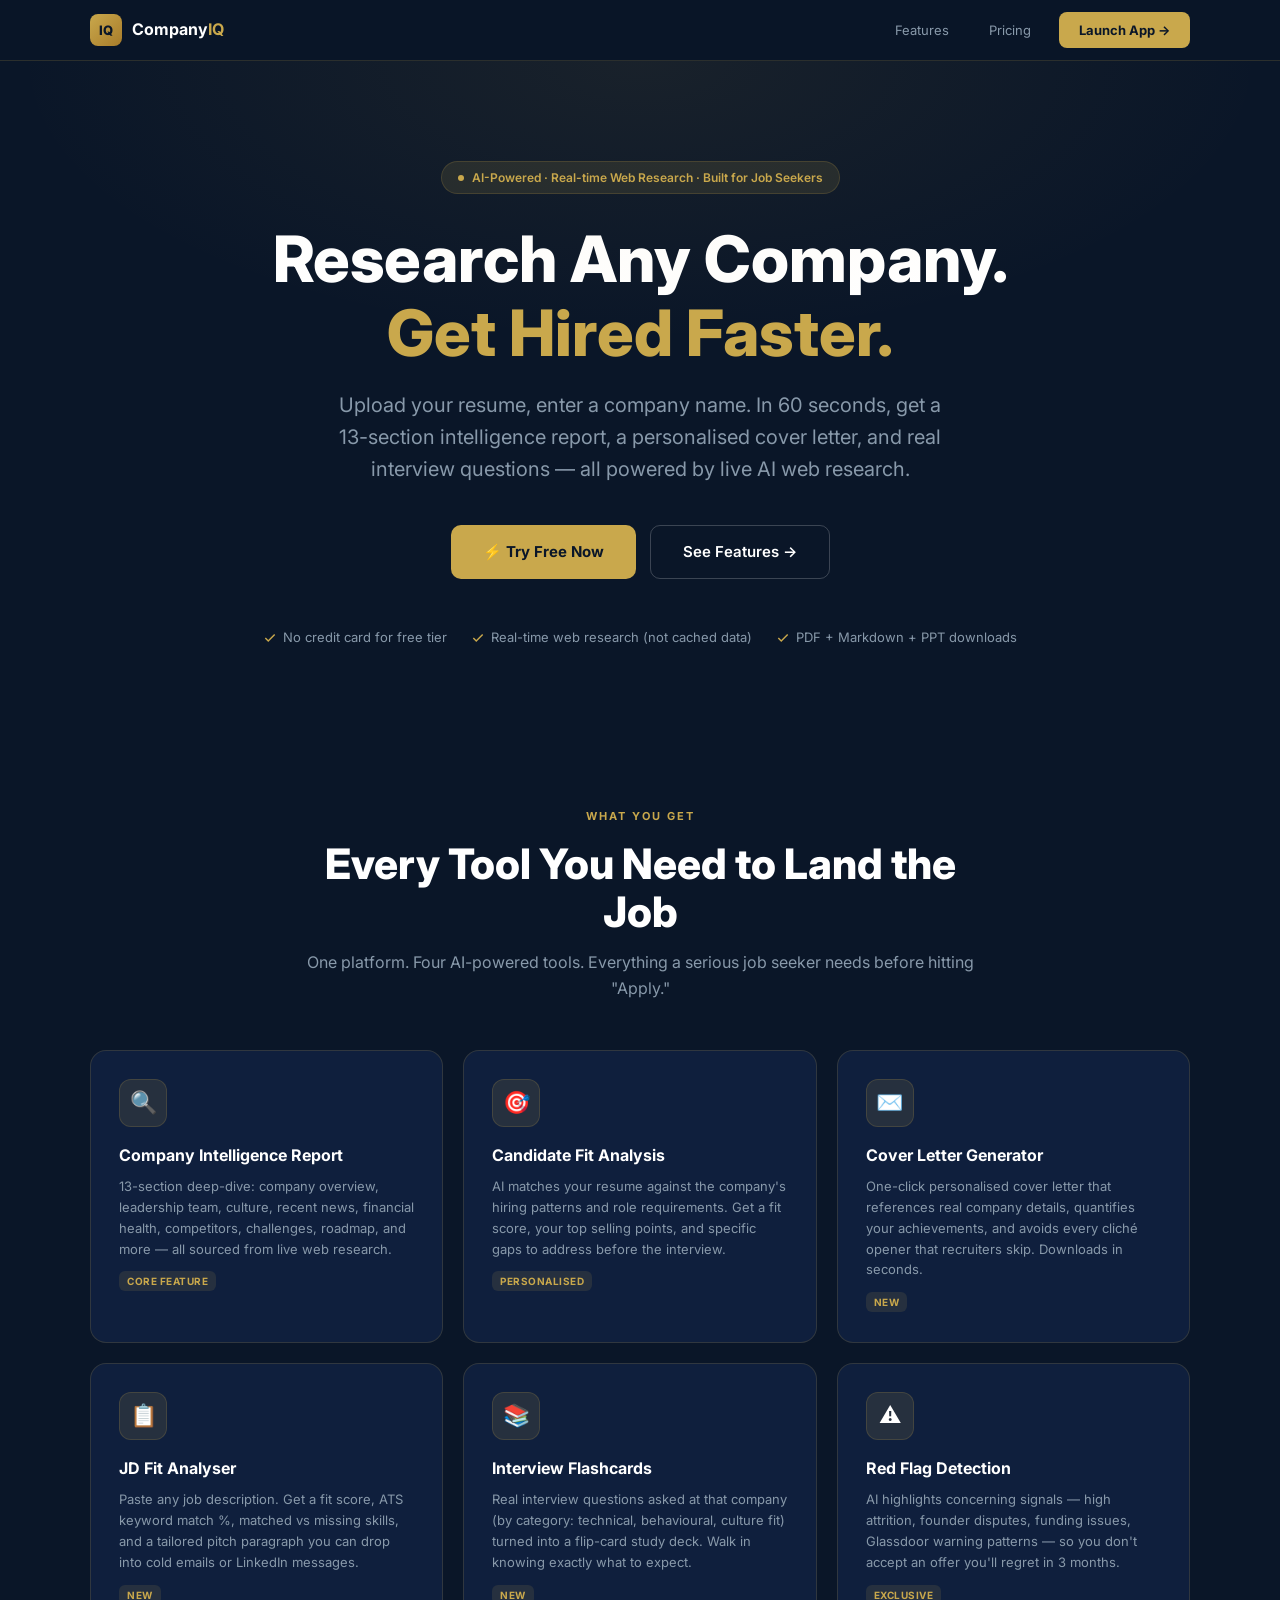
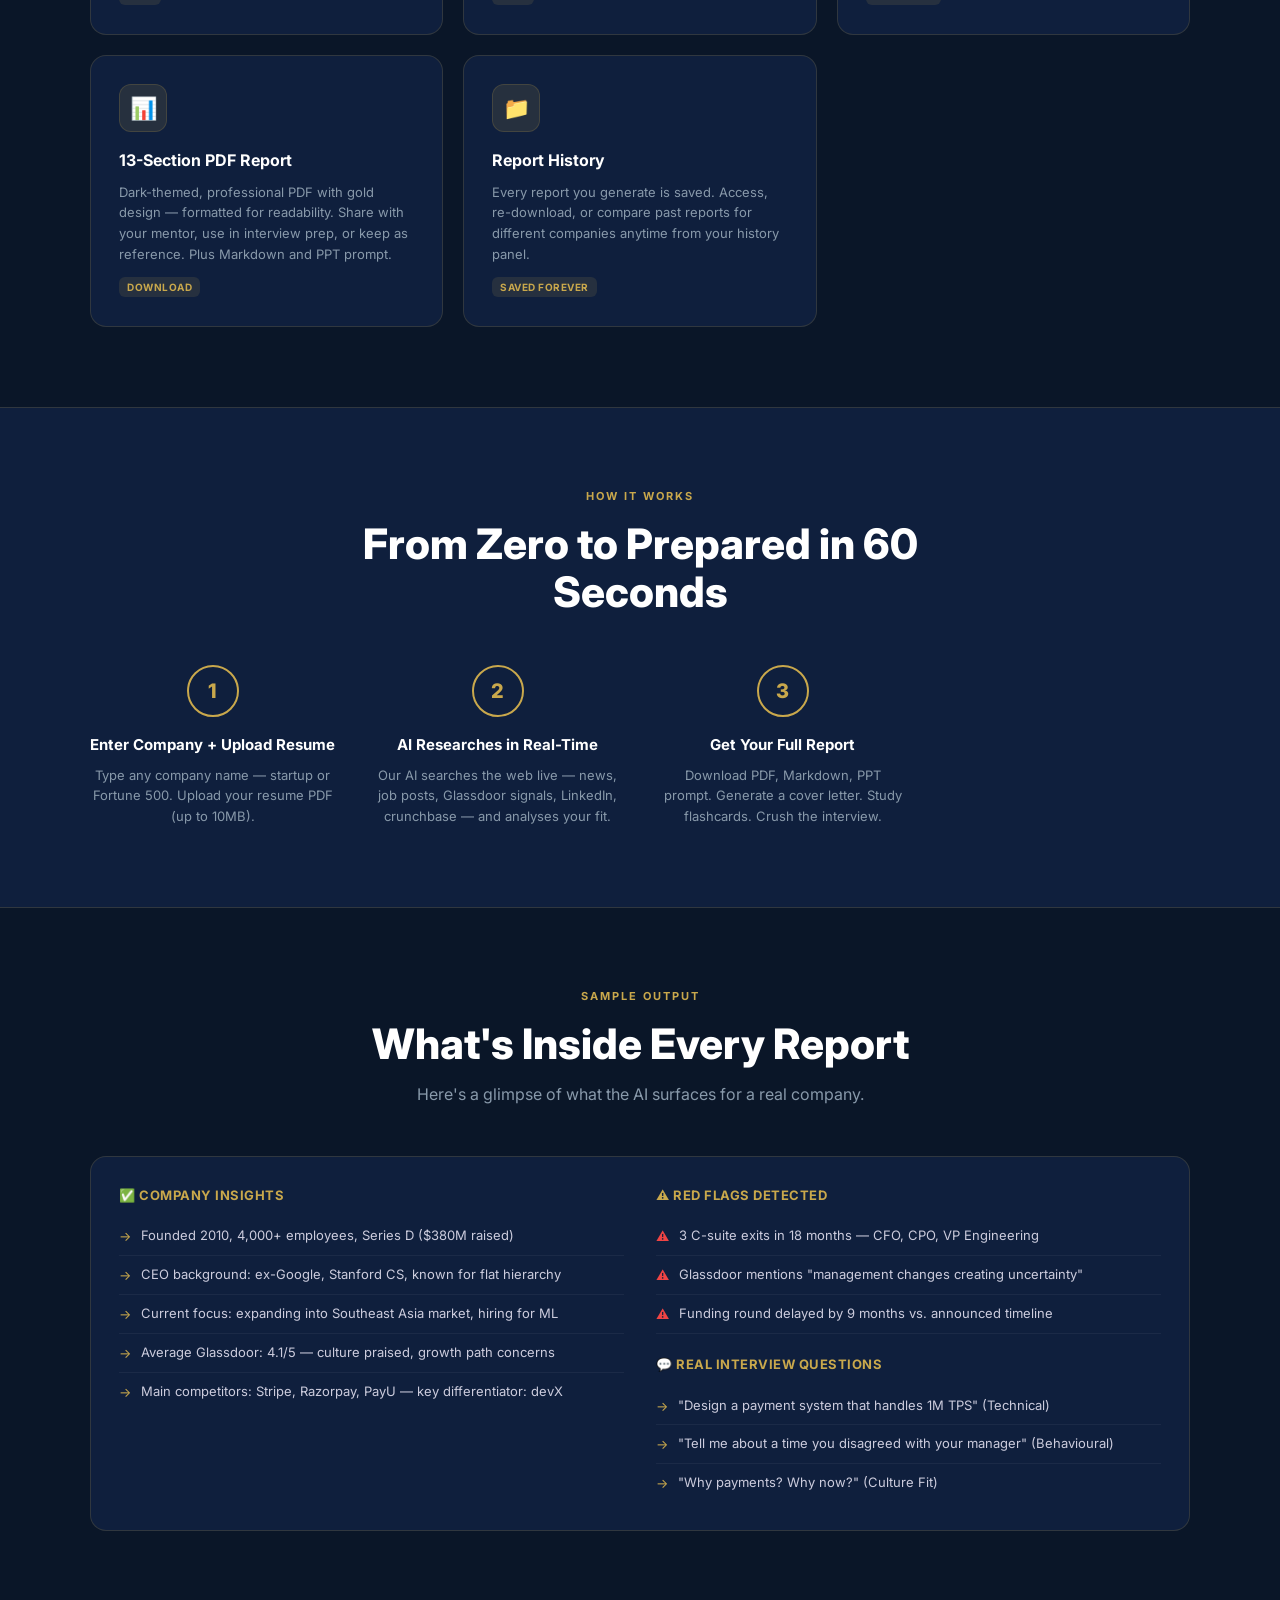
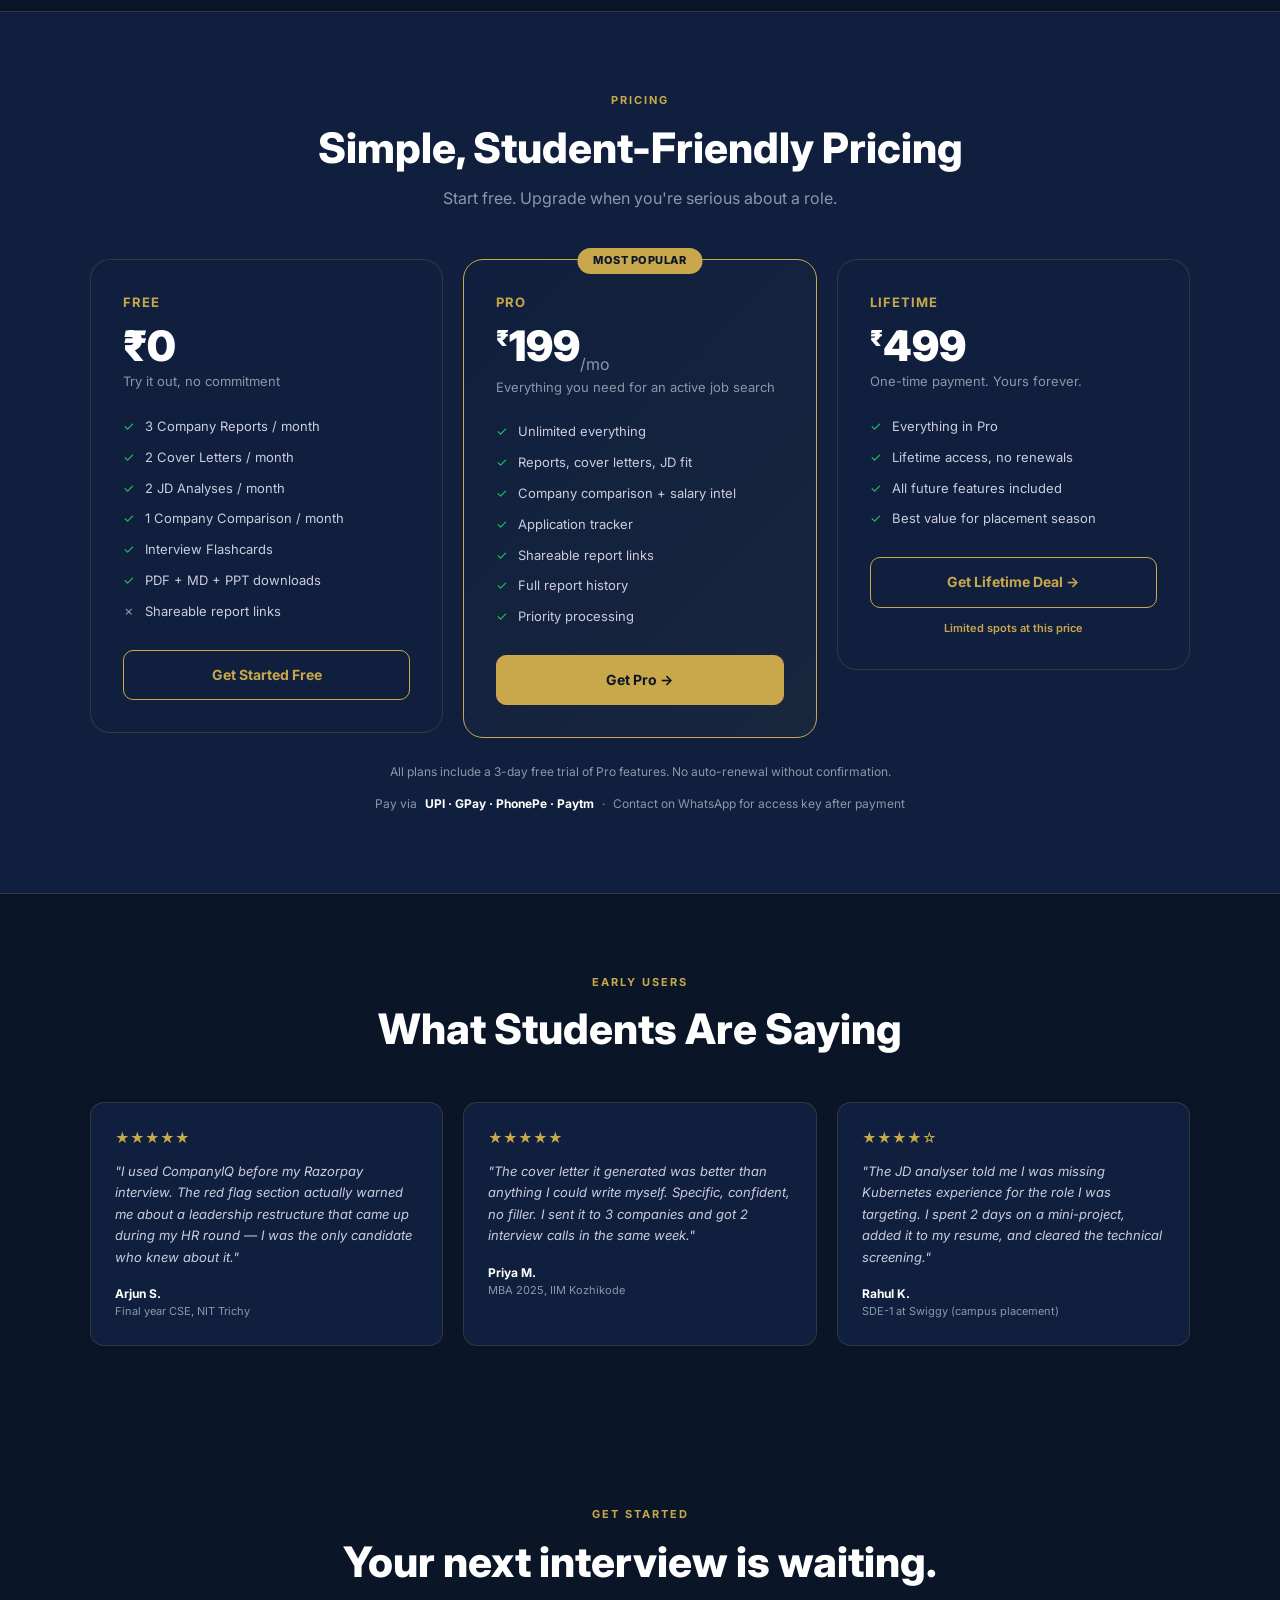
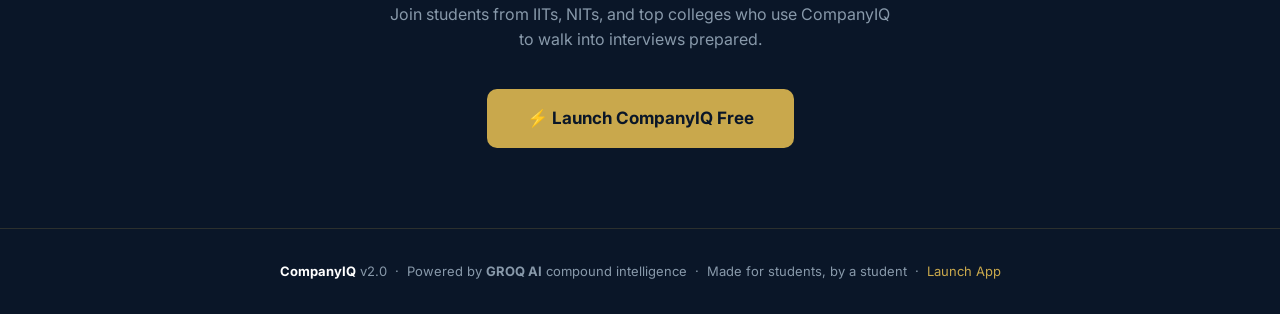
<file: frontend/landing.html>
<!DOCTYPE html>
<html lang="en">
<head>
  <meta charset="UTF-8" />
  <meta name="viewport" content="width=device-width, initial-scale=1.0" />
  <title>CompanyIQ — The AI Career Intelligence Tool</title>
  <link rel="preconnect" href="https://fonts.googleapis.com" crossorigin />
  <link href="https://fonts.googleapis.com/css2?family=Inter:wght@300;400;500;600;700;800;900&display=swap" rel="stylesheet" media="print" onload="this.media='all'" />
  <style>
    *, *::before, *::after { box-sizing: border-box; margin: 0; padding: 0; }

    :root {
      --navy:      #0A1628;
      --navy-2:    #0f1f3d;
      --navy-3:    #162040;
      --gold:      #C9A84C;
      --gold-soft: rgba(201,168,76,0.12);
      --gold-glow: rgba(201,168,76,0.25);
      --white:     #FFFFFF;
      --gray:      #8899aa;
      --border:    rgba(201,168,76,0.18);
      --red:       #ef4444;
      --green:     #22c55e;
    }

    body {
      font-family: 'Inter', -apple-system, sans-serif;
      background: var(--navy);
      color: var(--white);
      line-height: 1.6;
      overflow-x: hidden;
    }

    /* ── NAV ── */
    nav {
      position: sticky; top: 0; z-index: 100;
      background: rgba(10,22,40,0.92);
      backdrop-filter: blur(14px);
      border-bottom: 1px solid var(--border);
      padding: 0 24px;
    }
    .nav-inner {
      max-width: 1100px; margin: 0 auto;
      display: flex; align-items: center; gap: 16px;
      height: 60px;
    }
    .nav-logo { display: flex; align-items: center; gap: 10px; text-decoration: none; }
    .nav-badge {
      width: 32px; height: 32px; border-radius: 8px;
      background: linear-gradient(135deg, var(--gold), #a87c2a);
      display: flex; align-items: center; justify-content: center;
      font-weight: 800; font-size: 13px; color: var(--navy);
    }
    .nav-name { font-size: 16px; font-weight: 700; color: var(--white); }
    .nav-name strong { color: var(--gold); }
    .nav-spacer { flex: 1; }
    .nav-link { font-size: 13px; color: var(--gray); text-decoration: none; padding: 6px 12px; transition: color 0.15s; }
    .nav-link:hover { color: var(--white); }
    .nav-cta {
      background: var(--gold); color: var(--navy); border: none;
      padding: 8px 20px; border-radius: 8px; font-size: 13px; font-weight: 700;
      cursor: pointer; text-decoration: none; transition: opacity 0.15s;
    }
    .nav-cta:hover { opacity: 0.88; }

    /* ── SECTIONS ── */
    section { padding: 80px 24px; }
    .container { max-width: 1100px; margin: 0 auto; }
    .section-label {
      font-size: 11px; font-weight: 700; letter-spacing: 2px; text-transform: uppercase;
      color: var(--gold); margin-bottom: 14px;
    }
    h1, h2 { font-weight: 800; line-height: 1.15; }
    h1 { font-size: clamp(36px, 6vw, 64px); }
    h2 { font-size: clamp(28px, 4vw, 42px); }

    /* ── HERO ── */
    .hero { padding: 100px 24px 80px; text-align: center; position: relative; }
    .hero::before {
      content: '';
      position: absolute; inset: 0;
      background: radial-gradient(ellipse 70% 60% at 50% 0%, rgba(201,168,76,0.08) 0%, transparent 70%);
      pointer-events: none;
    }
    .hero-badge {
      display: inline-flex; align-items: center; gap: 8px;
      background: var(--gold-soft); border: 1px solid var(--border);
      border-radius: 100px; padding: 6px 16px;
      font-size: 12px; font-weight: 600; color: var(--gold);
      margin-bottom: 28px;
    }
    .hero-badge .dot { width: 6px; height: 6px; border-radius: 50%; background: var(--gold); animation: pulse 2s infinite; }
    @keyframes pulse { 0%,100%{opacity:1;} 50%{opacity:0.3;} }
    .hero h1 { margin-bottom: 20px; }
    .hero h1 em { color: var(--gold); font-style: normal; }
    .hero-sub {
      font-size: clamp(16px, 2.5vw, 20px); color: var(--gray);
      max-width: 620px; margin: 0 auto 40px;
    }
    .hero-actions { display: flex; gap: 14px; justify-content: center; flex-wrap: wrap; }
    .btn-primary {
      background: var(--gold); color: var(--navy); border: none;
      padding: 14px 32px; border-radius: 10px; font-size: 15px; font-weight: 700;
      cursor: pointer; text-decoration: none; transition: all 0.2s;
      display: inline-flex; align-items: center; gap: 8px;
    }
    .btn-primary:hover { transform: translateY(-2px); box-shadow: 0 8px 30px var(--gold-glow); }
    .btn-ghost {
      background: transparent; color: var(--white);
      border: 1px solid rgba(255,255,255,0.2);
      padding: 14px 32px; border-radius: 10px; font-size: 15px; font-weight: 600;
      cursor: pointer; text-decoration: none; transition: border-color 0.2s;
      display: inline-flex; align-items: center; gap: 8px;
    }
    .btn-ghost:hover { border-color: var(--gold); color: var(--gold); }
    .hero-proof {
      margin-top: 48px; font-size: 13px; color: var(--gray);
      display: flex; align-items: center; justify-content: center; gap: 24px; flex-wrap: wrap;
    }
    .proof-item { display: flex; align-items: center; gap: 6px; }
    .proof-item svg { color: var(--gold); }

    /* ── FEATURES ── */
    .features-grid {
      display: grid; grid-template-columns: repeat(auto-fill, minmax(300px, 1fr));
      gap: 20px; margin-top: 48px;
    }
    .feature-card {
      background: var(--navy-2); border: 1px solid var(--border);
      border-radius: 16px; padding: 28px;
      transition: border-color 0.2s, transform 0.2s;
    }
    .feature-card:hover { border-color: var(--gold); transform: translateY(-3px); }
    .feature-icon {
      width: 48px; height: 48px; border-radius: 12px;
      background: var(--gold-soft); border: 1px solid var(--border);
      display: flex; align-items: center; justify-content: center;
      font-size: 22px; margin-bottom: 16px;
    }
    .feature-card h3 { font-size: 16px; font-weight: 700; margin-bottom: 8px; }
    .feature-card p { font-size: 13px; color: var(--gray); line-height: 1.6; }
    .feature-tag {
      display: inline-block; font-size: 10px; font-weight: 700; letter-spacing: 0.5px;
      background: var(--gold-soft); color: var(--gold); border-radius: 6px;
      padding: 2px 8px; margin-top: 12px;
    }

    /* ── HOW IT WORKS ── */
    .how-bg { background: var(--navy-2); border-top: 1px solid var(--border); border-bottom: 1px solid var(--border); }
    .steps-row {
      display: grid; grid-template-columns: repeat(auto-fill, minmax(220px, 1fr));
      gap: 40px; margin-top: 48px; position: relative;
    }
    .step { text-align: center; }
    .step-num {
      width: 52px; height: 52px; border-radius: 50%;
      border: 2px solid var(--gold); display: flex; align-items: center; justify-content: center;
      font-size: 20px; font-weight: 800; color: var(--gold);
      margin: 0 auto 16px;
    }
    .step h3 { font-size: 15px; font-weight: 700; margin-bottom: 8px; }
    .step p { font-size: 13px; color: var(--gray); }

    /* ── SAMPLE OUTPUT ── */
    .sample-card {
      background: var(--navy-2); border: 1px solid var(--border);
      border-radius: 16px; padding: 28px; margin-top: 48px;
      display: grid; grid-template-columns: 1fr 1fr; gap: 32px;
    }
    @media (max-width: 700px) { .sample-card { grid-template-columns: 1fr; } }
    .sample-section h4 { font-size: 13px; color: var(--gold); font-weight: 700; margin-bottom: 12px; text-transform: uppercase; letter-spacing: 0.5px; }
    .sample-item {
      display: flex; align-items: flex-start; gap: 10px;
      font-size: 13px; color: #ccd; padding: 8px 0;
      border-bottom: 1px solid rgba(255,255,255,0.05);
    }
    .sample-item:last-child { border-bottom: none; }
    .sample-icon { color: var(--gold); flex-shrink: 0; margin-top: 1px; }
    .red-flag-item .sample-icon { color: var(--red); }

    /* ── PRICING ── */
    .pricing-grid {
      display: grid; grid-template-columns: repeat(auto-fill, minmax(280px, 1fr));
      gap: 20px; margin-top: 48px; align-items: start;
    }
    .pricing-card {
      background: var(--navy-2); border: 1px solid var(--border);
      border-radius: 20px; padding: 32px; position: relative;
      transition: border-color 0.2s;
    }
    .pricing-card.popular {
      border-color: var(--gold);
      background: linear-gradient(135deg, var(--navy-2) 0%, rgba(201,168,76,0.05) 100%);
    }
    .popular-badge {
      position: absolute; top: -12px; left: 50%; transform: translateX(-50%);
      background: var(--gold); color: var(--navy);
      font-size: 11px; font-weight: 800; padding: 4px 16px; border-radius: 100px;
      text-transform: uppercase; letter-spacing: 0.5px;
    }
    .pricing-tier { font-size: 13px; font-weight: 700; color: var(--gold); text-transform: uppercase; letter-spacing: 1px; margin-bottom: 12px; }
    .pricing-price { font-size: 42px; font-weight: 900; color: var(--white); line-height: 1; margin-bottom: 4px; }
    .pricing-price span { font-size: 22px; vertical-align: super; }
    .pricing-price sub { font-size: 16px; font-weight: 400; color: var(--gray); }
    .pricing-desc { font-size: 13px; color: var(--gray); margin-bottom: 24px; }
    .pricing-features { list-style: none; display: flex; flex-direction: column; gap: 10px; margin-bottom: 28px; }
    .pricing-features li { font-size: 13px; color: #ccd; display: flex; gap: 10px; align-items: flex-start; }
    .pf-check { color: var(--green); flex-shrink: 0; }
    .pf-x { color: var(--gray); flex-shrink: 0; }
    .pricing-btn {
      width: 100%; padding: 13px; border-radius: 10px;
      font-size: 14px; font-weight: 700; cursor: pointer;
      border: 1px solid var(--gold); background: transparent; color: var(--gold);
      transition: all 0.2s; text-decoration: none; display: block; text-align: center;
    }
    .pricing-btn.solid { background: var(--gold); color: var(--navy); border-color: var(--gold); }
    .pricing-btn:hover { opacity: 0.85; }
    .pricing-note { text-align: center; font-size: 12px; color: var(--gray); margin-top: 24px; }
    .pricing-upi { display: flex; align-items: center; justify-content: center; gap: 8px; margin-top: 12px; font-size: 12px; color: var(--gray); }

    /* ── TESTIMONIALS ── */
    .testimonials-grid { display: grid; grid-template-columns: repeat(auto-fill, minmax(280px, 1fr)); gap: 20px; margin-top: 48px; }
    .testi-card {
      background: var(--navy-2); border: 1px solid var(--border);
      border-radius: 14px; padding: 24px;
    }
    .testi-stars { color: var(--gold); font-size: 14px; margin-bottom: 12px; }
    .testi-text { font-size: 13px; color: #ccd; line-height: 1.65; margin-bottom: 16px; font-style: italic; }
    .testi-author { font-size: 12px; font-weight: 700; color: var(--white); }
    .testi-role { font-size: 11px; color: var(--gray); }

    /* ── FOOTER ── */
    footer {
      border-top: 1px solid var(--border); padding: 32px 24px;
      text-align: center; font-size: 13px; color: var(--gray);
    }
    footer a { color: var(--gold); text-decoration: none; }

    /* ── SECTION HEADER ── */
    .section-header { text-align: center; max-width: 680px; margin: 0 auto; }
    .section-header h2 { margin-bottom: 14px; }
    .section-header p { font-size: 16px; color: var(--gray); }
  </style>
</head>
<body>

  <!-- ── NAV ── -->
  <nav>
    <div class="nav-inner">
      <a href="/landing.html" class="nav-logo">
        <div class="nav-badge">IQ</div>
        <span class="nav-name">Company<strong>IQ</strong></span>
      </a>
      <div class="nav-spacer"></div>
      <a href="#features" class="nav-link">Features</a>
      <a href="#pricing" class="nav-link">Pricing</a>
      <a href="/" class="nav-cta">Launch App →</a>
    </div>
  </nav>

  <!-- ── HERO ── -->
  <section class="hero">
    <div class="container">
      <div class="hero-badge">
        <span class="dot"></span>
        AI-Powered · Real-time Web Research · Built for Job Seekers
      </div>
      <h1>Research Any Company.<br><em>Get Hired Faster.</em></h1>
      <p class="hero-sub">
        Upload your resume, enter a company name. In 60 seconds, get a 13-section intelligence report, a personalised cover letter, and real interview questions — all powered by live AI web research.
      </p>
      <div class="hero-actions">
        <a href="/" class="btn-primary">⚡ Try Free Now</a>
        <a href="#features" class="btn-ghost">See Features →</a>
      </div>
      <div class="hero-proof">
        <span class="proof-item">
          <svg width="14" height="14" viewBox="0 0 24 24" fill="none" stroke="currentColor" stroke-width="2.5"><polyline points="20 6 9 17 4 12"/></svg>
          No credit card for free tier
        </span>
        <span class="proof-item">
          <svg width="14" height="14" viewBox="0 0 24 24" fill="none" stroke="currentColor" stroke-width="2.5"><polyline points="20 6 9 17 4 12"/></svg>
          Real-time web research (not cached data)
        </span>
        <span class="proof-item">
          <svg width="14" height="14" viewBox="0 0 24 24" fill="none" stroke="currentColor" stroke-width="2.5"><polyline points="20 6 9 17 4 12"/></svg>
          PDF + Markdown + PPT downloads
        </span>
      </div>
    </div>
  </section>

  <!-- ── FEATURES ── -->
  <section id="features">
    <div class="container">
      <div class="section-header">
        <div class="section-label">What You Get</div>
        <h2>Every Tool You Need to Land the Job</h2>
        <p>One platform. Four AI-powered tools. Everything a serious job seeker needs before hitting "Apply."</p>
      </div>
      <div class="features-grid">

        <div class="feature-card">
          <div class="feature-icon">🔍</div>
          <h3>Company Intelligence Report</h3>
          <p>13-section deep-dive: company overview, leadership team, culture, recent news, financial health, competitors, challenges, roadmap, and more — all sourced from live web research.</p>
          <span class="feature-tag">CORE FEATURE</span>
        </div>

        <div class="feature-card">
          <div class="feature-icon">🎯</div>
          <h3>Candidate Fit Analysis</h3>
          <p>AI matches your resume against the company's hiring patterns and role requirements. Get a fit score, your top selling points, and specific gaps to address before the interview.</p>
          <span class="feature-tag">PERSONALISED</span>
        </div>

        <div class="feature-card">
          <div class="feature-icon">✉️</div>
          <h3>Cover Letter Generator</h3>
          <p>One-click personalised cover letter that references real company details, quantifies your achievements, and avoids every cliché opener that recruiters skip. Downloads in seconds.</p>
          <span class="feature-tag">NEW</span>
        </div>

        <div class="feature-card">
          <div class="feature-icon">📋</div>
          <h3>JD Fit Analyser</h3>
          <p>Paste any job description. Get a fit score, ATS keyword match %, matched vs missing skills, and a tailored pitch paragraph you can drop into cold emails or LinkedIn messages.</p>
          <span class="feature-tag">NEW</span>
        </div>

        <div class="feature-card">
          <div class="feature-icon">📚</div>
          <h3>Interview Flashcards</h3>
          <p>Real interview questions asked at that company (by category: technical, behavioural, culture fit) turned into a flip-card study deck. Walk in knowing exactly what to expect.</p>
          <span class="feature-tag">NEW</span>
        </div>

        <div class="feature-card">
          <div class="feature-icon">⚠️</div>
          <h3>Red Flag Detection</h3>
          <p>AI highlights concerning signals — high attrition, founder disputes, funding issues, Glassdoor warning patterns — so you don't accept an offer you'll regret in 3 months.</p>
          <span class="feature-tag">EXCLUSIVE</span>
        </div>

        <div class="feature-card">
          <div class="feature-icon">📊</div>
          <h3>13-Section PDF Report</h3>
          <p>Dark-themed, professional PDF with gold design — formatted for readability. Share with your mentor, use in interview prep, or keep as reference. Plus Markdown and PPT prompt.</p>
          <span class="feature-tag">DOWNLOAD</span>
        </div>

        <div class="feature-card">
          <div class="feature-icon">📁</div>
          <h3>Report History</h3>
          <p>Every report you generate is saved. Access, re-download, or compare past reports for different companies anytime from your history panel.</p>
          <span class="feature-tag">SAVED FOREVER</span>
        </div>

      </div>
    </div>
  </section>

  <!-- ── HOW IT WORKS ── -->
  <section class="how-bg">
    <div class="container">
      <div class="section-header">
        <div class="section-label">How It Works</div>
        <h2>From Zero to Prepared in 60 Seconds</h2>
      </div>
      <div class="steps-row">
        <div class="step">
          <div class="step-num">1</div>
          <h3>Enter Company + Upload Resume</h3>
          <p>Type any company name — startup or Fortune 500. Upload your resume PDF (up to 10MB).</p>
        </div>
        <div class="step">
          <div class="step-num">2</div>
          <h3>AI Researches in Real-Time</h3>
          <p>Our AI searches the web live — news, job posts, Glassdoor signals, LinkedIn, crunchbase — and analyses your fit.</p>
        </div>
        <div class="step">
          <div class="step-num">3</div>
          <h3>Get Your Full Report</h3>
          <p>Download PDF, Markdown, PPT prompt. Generate a cover letter. Study flashcards. Crush the interview.</p>
        </div>
      </div>
    </div>
  </section>

  <!-- ── SAMPLE OUTPUT ── -->
  <section>
    <div class="container">
      <div class="section-header">
        <div class="section-label">Sample Output</div>
        <h2>What's Inside Every Report</h2>
        <p>Here's a glimpse of what the AI surfaces for a real company.</p>
      </div>
      <div class="sample-card">
        <div class="sample-section">
          <h4>✅ Company Insights</h4>
          <div class="sample-item"><span class="sample-icon">→</span>Founded 2010, 4,000+ employees, Series D ($380M raised)</div>
          <div class="sample-item"><span class="sample-icon">→</span>CEO background: ex-Google, Stanford CS, known for flat hierarchy</div>
          <div class="sample-item"><span class="sample-icon">→</span>Current focus: expanding into Southeast Asia market, hiring for ML</div>
          <div class="sample-item"><span class="sample-icon">→</span>Average Glassdoor: 4.1/5 — culture praised, growth path concerns</div>
          <div class="sample-item"><span class="sample-icon">→</span>Main competitors: Stripe, Razorpay, PayU — key differentiator: devX</div>
        </div>
        <div class="sample-section">
          <h4>⚠️ Red Flags Detected</h4>
          <div class="sample-item red-flag-item"><span class="sample-icon">⚠</span>3 C-suite exits in 18 months — CFO, CPO, VP Engineering</div>
          <div class="sample-item red-flag-item"><span class="sample-icon">⚠</span>Glassdoor mentions "management changes creating uncertainty"</div>
          <div class="sample-item red-flag-item"><span class="sample-icon">⚠</span>Funding round delayed by 9 months vs. announced timeline</div>
          <h4 style="margin-top:20px">💬 Real Interview Questions</h4>
          <div class="sample-item"><span class="sample-icon">→</span>"Design a payment system that handles 1M TPS" (Technical)</div>
          <div class="sample-item"><span class="sample-icon">→</span>"Tell me about a time you disagreed with your manager" (Behavioural)</div>
          <div class="sample-item"><span class="sample-icon">→</span>"Why payments? Why now?" (Culture Fit)</div>
        </div>
      </div>
    </div>
  </section>

  <!-- ── PRICING ── -->
  <section id="pricing" class="how-bg">
    <div class="container">
      <div class="section-header">
        <div class="section-label">Pricing</div>
        <h2>Simple, Student-Friendly Pricing</h2>
        <p>Start free. Upgrade when you're serious about a role.</p>
      </div>
      <div class="pricing-grid">

        <!-- Free -->
        <div class="pricing-card">
          <div class="pricing-tier">Free</div>
          <div class="pricing-price">₹<span></span>0</div>
          <div class="pricing-desc">Try it out, no commitment</div>
          <ul class="pricing-features">
            <li><span class="pf-check">✓</span> 3 Company Reports / month</li>
            <li><span class="pf-check">✓</span> 2 Cover Letters / month</li>
            <li><span class="pf-check">✓</span> 2 JD Analyses / month</li>
            <li><span class="pf-check">✓</span> 1 Company Comparison / month</li>
            <li><span class="pf-check">✓</span> Interview Flashcards</li>
            <li><span class="pf-check">✓</span> PDF + MD + PPT downloads</li>
            <li><span class="pf-x">✗</span> Shareable report links</li>
          </ul>
          <a href="/" class="pricing-btn">Get Started Free</a>
        </div>

        <!-- Pro -->
        <div class="pricing-card popular">
          <div class="popular-badge">Most Popular</div>
          <div class="pricing-tier">Pro</div>
          <div class="pricing-price"><span>₹</span>199<sub>/mo</sub></div>
          <div class="pricing-desc">Everything you need for an active job search</div>
          <ul class="pricing-features">
            <li><span class="pf-check">✓</span> Unlimited everything</li>
            <li><span class="pf-check">✓</span> Reports, cover letters, JD fit</li>
            <li><span class="pf-check">✓</span> Company comparison + salary intel</li>
            <li><span class="pf-check">✓</span> Application tracker</li>
            <li><span class="pf-check">✓</span> Shareable report links</li>
            <li><span class="pf-check">✓</span> Full report history</li>
            <li><span class="pf-check">✓</span> Priority processing</li>
          </ul>
          <a href="/" class="pricing-btn solid">Get Pro →</a>
        </div>

        <!-- Lifetime -->
        <div class="pricing-card">
          <div class="pricing-tier">Lifetime</div>
          <div class="pricing-price"><span>₹</span>499</div>
          <div class="pricing-desc">One-time payment. Yours forever.</div>
          <ul class="pricing-features">
            <li><span class="pf-check">✓</span> Everything in Pro</li>
            <li><span class="pf-check">✓</span> Lifetime access, no renewals</li>
            <li><span class="pf-check">✓</span> All future features included</li>
            <li><span class="pf-check">✓</span> Best value for placement season</li>
          </ul>
          <a href="/" class="pricing-btn">Get Lifetime Deal →</a>
          <p style="text-align:center;font-size:11px;color:var(--gold);margin-top:12px;font-weight:600;">Limited spots at this price</p>
        </div>

      </div>
      <p class="pricing-note">All plans include a 3-day free trial of Pro features. No auto-renewal without confirmation.</p>
      <div class="pricing-upi">
        <span>Pay via</span>
        <strong style="color:var(--white)">UPI · GPay · PhonePe · Paytm</strong>
        <span>·</span>
        <span>Contact on WhatsApp for access key after payment</span>
      </div>
    </div>
  </section>

  <!-- ── TESTIMONIALS ── -->
  <section>
    <div class="container">
      <div class="section-header">
        <div class="section-label">Early Users</div>
        <h2>What Students Are Saying</h2>
      </div>
      <div class="testimonials-grid">
        <div class="testi-card">
          <div class="testi-stars">★★★★★</div>
          <p class="testi-text">"I used CompanyIQ before my Razorpay interview. The red flag section actually warned me about a leadership restructure that came up during my HR round — I was the only candidate who knew about it."</p>
          <div class="testi-author">Arjun S.</div>
          <div class="testi-role">Final year CSE, NIT Trichy</div>
        </div>
        <div class="testi-card">
          <div class="testi-stars">★★★★★</div>
          <p class="testi-text">"The cover letter it generated was better than anything I could write myself. Specific, confident, no filler. I sent it to 3 companies and got 2 interview calls in the same week."</p>
          <div class="testi-author">Priya M.</div>
          <div class="testi-role">MBA 2025, IIM Kozhikode</div>
        </div>
        <div class="testi-card">
          <div class="testi-stars">★★★★☆</div>
          <p class="testi-text">"The JD analyser told me I was missing Kubernetes experience for the role I was targeting. I spent 2 days on a mini-project, added it to my resume, and cleared the technical screening."</p>
          <div class="testi-author">Rahul K.</div>
          <div class="testi-role">SDE-1 at Swiggy (campus placement)</div>
        </div>
      </div>
    </div>
  </section>

  <!-- ── FINAL CTA ── -->
  <section style="text-align:center; padding: 80px 24px;">
    <div class="container">
      <div class="section-label">Get Started</div>
      <h2>Your next interview is waiting.</h2>
      <p style="color:var(--gray);font-size:16px;margin:16px auto 36px;max-width:500px;">
        Join students from IITs, NITs, and top colleges who use CompanyIQ to walk into interviews prepared.
      </p>
      <a href="/" class="btn-primary" style="font-size:17px;padding:16px 40px;">⚡ Launch CompanyIQ Free</a>
    </div>
  </section>

  <footer>
    <p>
      <strong style="color:var(--white)">CompanyIQ</strong> v2.0 &nbsp;·&nbsp;
      Powered by <strong>GROQ AI</strong> compound intelligence &nbsp;·&nbsp;
      Made for students, by a student &nbsp;·&nbsp;
      <a href="/">Launch App</a>
    </p>
  </footer>

</body>
</html>
</file>
